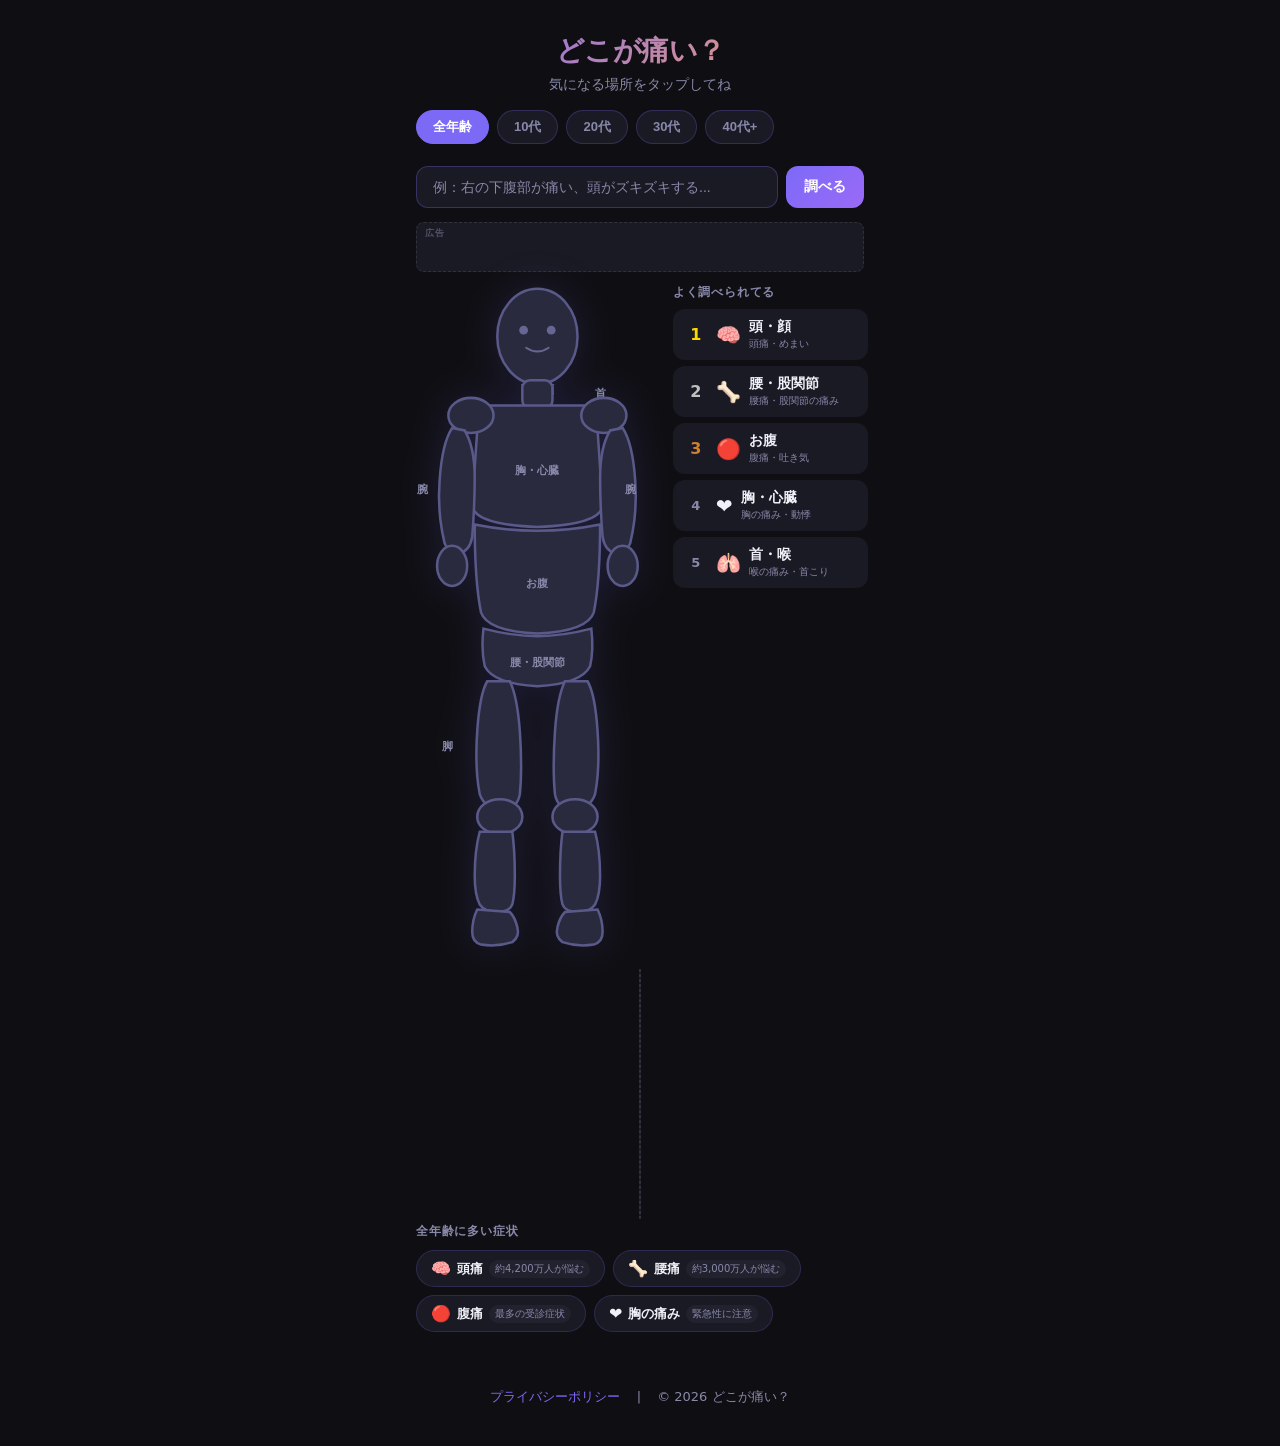
<file: index.html>
<!DOCTYPE html>
<html lang="ja">
<head>
  <meta charset="UTF-8">
  <meta name="viewport" content="width=device-width, initial-scale=1.0">

  <!-- SEO基本 -->
  <title>どこが痛い？症状チェッカー｜頭・お腹・胸など体の痛みを部位から調べる</title>
  <meta name="description" content="頭が痛い・お腹が痛い・胸が痛い…体の痛みを部位をタップするだけで簡単チェック。考えられる病気や病院に行く目安を分かりやすく解説。医師監修の症状チェッカー。">
  <meta name="keywords" content="症状チェッカー,体が痛い,頭が痛い,お腹が痛い,胸が痛い,腰が痛い,症状,病気,何科,病院">
  <link rel="canonical" href="https://tokagemusi42-stack.github.io/symptom-checker/">
  <meta name="google-site-verification" content="6lyMH8VMqzdjJY" />

  <!-- OGP（SNSシェア用） -->
  <meta property="og:type" content="website">
  <meta property="og:title" content="どこが痛い？症状チェッカー｜体の痛みを部位から調べる">
  <meta property="og:description" content="体の気になる場所をタップするだけで、考えられる病気や病院に行く目安が分かる症状チェッカー。">
  <meta property="og:url" content="https://tokagemusi42-stack.github.io/symptom-checker/">
  <meta property="og:locale" content="ja_JP">
  <meta name="twitter:card" content="summary">
  <meta name="twitter:title" content="どこが痛い？症状チェッカー">
  <meta name="twitter:description" content="体の痛みを部位から調べる症状チェッカー。頭・お腹・胸・腰など。">

  <!-- 構造化データ（MedicalWebPage） -->
  <script type="application/ld+json">
  {
    "@context": "https://schema.org",
    "@type": "MedicalWebPage",
    "name": "どこが痛い？症状チェッカー",
    "description": "体の痛みを部位から調べる症状チェッカー。頭・お腹・胸・腰など16部位に対応。考えられる病気や病院に行く目安を解説。",
    "url": "https://tokagemusi42-stack.github.io/symptom-checker/",
    "inLanguage": "ja",
    "audience": {
      "@type": "Patient"
    },
    "about": {
      "@type": "MedicalCondition",
      "name": "体の痛み・症状全般"
    }
  }
  </script>

  <link rel="icon" href="favicon.svg" type="image/svg+xml">
  <link rel="stylesheet" href="style.css">
</head>
<body>

  <div class="app">

    <header class="header">
      <h1>どこが痛い？</h1>
      <p>気になる場所をタップしてね</p>
    </header>

    <!-- 年齢タブ -->
    <div class="age-tabs">
      <button class="age-tab active" data-age="all">全年齢</button>
      <button class="age-tab" data-age="teen">10代</button>
      <button class="age-tab" data-age="twenty">20代</button>
      <button class="age-tab" data-age="thirty">30代</button>
      <button class="age-tab" data-age="forty">40代+</button>
    </div>

    <!-- 検索バー -->
    <div class="search-bar">
      <input type="text" id="searchInput" placeholder="例：右の下腹部が痛い、頭がズキズキする...">
      <button id="searchBtn">調べる</button>
    </div>

    <!-- 広告①：バナー（320×50） -->
    <div class="ad-slot ad-banner">
      <span class="ad-label">広告</span>
      <!-- Google AdSense などのコードをここに貼り付け -->
      <!-- <ins class="adsbygoogle" ...></ins> -->
    </div>

    <div class="content">

      <!-- 身体マップ -->
      <div class="body-map-wrapper">
        <svg class="body-svg" viewBox="0 0 200 540" xmlns="http://www.w3.org/2000/svg">

          <!-- 頭 -->
          <g class="body-part" data-part="head">
            <ellipse cx="100" cy="45" rx="32" ry="38" fill="var(--body-fill)" stroke="var(--body-stroke)" stroke-width="2"/>
            <circle cx="89" cy="40" r="3.5" fill="var(--face-detail)" opacity="0.6"/>
            <circle cx="111" cy="40" r="3.5" fill="var(--face-detail)" opacity="0.6"/>
            <path d="M91 54 Q100 60 109 54" fill="none" stroke="var(--face-detail)" stroke-width="1.5" stroke-linecap="round" opacity="0.6"/>
            <text class="body-label" x="100" y="90">頭・顔</text>
          </g>

          <!-- 首 -->
          <g class="body-part" data-part="neck">
            <!-- hit area -->
            <rect x="78" y="76" width="44" height="30" rx="6" fill="transparent" stroke="none"/>
            <rect x="88" y="80" width="24" height="22" rx="6" fill="var(--body-fill)" stroke="var(--body-stroke)" stroke-width="2"/>
            <text class="body-label" x="150" y="93">首</text>
          </g>

          <!-- 胴体（胸） -->
          <g class="body-part" data-part="chest">
            <path d="M62 100 Q55 104 52 120 L48 180 Q50 195 100 197 Q150 195 152 180 L148 120 Q145 104 138 100 Z" fill="var(--body-fill)" stroke="var(--body-stroke)" stroke-width="2"/>
            <text class="body-label" x="100" y="155">胸・心臓</text>
          </g>

          <!-- 肩（左） -->
          <g class="body-part" data-part="shoulder-left">
            <ellipse cx="47" cy="108" rx="18" ry="14" fill="var(--body-fill)" stroke="var(--body-stroke)" stroke-width="2"/>
          </g>

          <!-- 肩（右） -->
          <g class="body-part" data-part="shoulder-right">
            <ellipse cx="153" cy="108" rx="18" ry="14" fill="var(--body-fill)" stroke="var(--body-stroke)" stroke-width="2"/>
          </g>

          <!-- 腕（左） -->
          <g class="body-part" data-part="arm-left">
            <path d="M32 118 Q24 130 22 160 Q20 185 26 210 Q30 220 38 218 Q46 216 48 205 Q50 180 50 158 Q50 133 42 120 Z" fill="var(--body-fill)" stroke="var(--body-stroke)" stroke-width="2"/>
            <text class="body-label" x="8" y="170">腕</text>
          </g>

          <!-- 腕（右） -->
          <g class="body-part" data-part="arm-right">
            <path d="M168 118 Q176 130 178 160 Q180 185 174 210 Q170 220 162 218 Q154 216 152 205 Q150 180 150 158 Q150 133 158 120 Z" fill="var(--body-fill)" stroke="var(--body-stroke)" stroke-width="2"/>
            <text class="body-label" x="174" y="170">腕</text>
          </g>

          <!-- 手（左） -->
          <g class="body-part" data-part="hand-left">
            <!-- hit area -->
            <ellipse cx="32" cy="228" rx="22" ry="26" fill="transparent" stroke="none"/>
            <ellipse cx="32" cy="228" rx="12" ry="16" fill="var(--body-fill)" stroke="var(--body-stroke)" stroke-width="2"/>
          </g>

          <!-- 手（右） -->
          <g class="body-part" data-part="hand-right">
            <!-- hit area -->
            <ellipse cx="168" cy="228" rx="22" ry="26" fill="transparent" stroke="none"/>
            <ellipse cx="168" cy="228" rx="12" ry="16" fill="var(--body-fill)" stroke="var(--body-stroke)" stroke-width="2"/>
          </g>

          <!-- お腹 -->
          <g class="body-part" data-part="abdomen">
            <path d="M50 195 Q50 240 55 265 Q60 280 100 282 Q140 280 145 265 Q150 240 150 195 Q125 200 100 200 Q75 200 50 195 Z" fill="var(--body-fill)" stroke="var(--body-stroke)" stroke-width="2"/>
            <text class="body-label" x="100" y="245">お腹</text>
          </g>

          <!-- 腰・骨盤 -->
          <g class="body-part" data-part="lower-back">
            <path d="M57 278 Q55 295 58 308 Q65 322 100 324 Q135 322 142 308 Q145 295 143 278 Q120 284 100 284 Q80 284 57 278 Z" fill="var(--body-fill)" stroke="var(--body-stroke)" stroke-width="2"/>
            <text class="body-label" x="100" y="308">腰・股関節</text>
          </g>

          <!-- 太もも（左） -->
          <g class="body-part" data-part="thigh-left">
            <path d="M60 320 Q54 330 52 360 Q50 390 54 410 Q58 422 72 422 Q84 422 86 410 Q88 390 86 360 Q84 332 78 320 Z" fill="var(--body-fill)" stroke="var(--body-stroke)" stroke-width="2"/>
          </g>

          <!-- 太もも（右） -->
          <g class="body-part" data-part="thigh-right">
            <path d="M140 320 Q146 330 148 360 Q150 390 146 410 Q142 422 128 422 Q116 422 114 410 Q112 390 114 360 Q116 332 122 320 Z" fill="var(--body-fill)" stroke="var(--body-stroke)" stroke-width="2"/>
          </g>

          <!-- ひざ（左） -->
          <g class="body-part" data-part="knee-left">
            <!-- hit area -->
            <ellipse cx="70" cy="428" rx="26" ry="22" fill="transparent" stroke="none"/>
            <ellipse cx="70" cy="428" rx="18" ry="14" fill="var(--body-fill)" stroke="var(--body-stroke)" stroke-width="2"/>
          </g>

          <!-- ひざ（右） -->
          <g class="body-part" data-part="knee-right">
            <!-- hit area -->
            <ellipse cx="130" cy="428" rx="26" ry="22" fill="transparent" stroke="none"/>
            <ellipse cx="130" cy="428" rx="18" ry="14" fill="var(--body-fill)" stroke="var(--body-stroke)" stroke-width="2"/>
          </g>

          <!-- すね・ふくらはぎ（左） -->
          <g class="body-part" data-part="shin-left">
            <path d="M54 440 Q50 455 50 475 Q50 490 54 498 Q58 504 68 504 Q78 504 80 498 Q82 490 82 475 Q82 455 80 440 Z" fill="var(--body-fill)" stroke="var(--body-stroke)" stroke-width="2"/>
          </g>

          <!-- すね・ふくらはぎ（右） -->
          <g class="body-part" data-part="shin-right">
            <path d="M146 440 Q150 455 150 475 Q150 490 146 498 Q142 504 132 504 Q122 504 120 498 Q118 490 118 475 Q118 455 120 440 Z" fill="var(--body-fill)" stroke="var(--body-stroke)" stroke-width="2"/>
          </g>

          <!-- 足首・足（左） -->
          <g class="body-part" data-part="foot-left">
            <!-- hit area -->
            <ellipse cx="66" cy="517" rx="24" ry="18" fill="transparent" stroke="none"/>
            <path d="M52 502 Q48 510 48 520 Q48 528 55 530 Q68 532 80 528 Q86 524 84 516 Q82 508 78 504 Z" fill="var(--body-fill)" stroke="var(--body-stroke)" stroke-width="2"/>
          </g>

          <!-- 足首・足（右） -->
          <g class="body-part" data-part="foot-right">
            <!-- hit area -->
            <ellipse cx="134" cy="517" rx="24" ry="18" fill="transparent" stroke="none"/>
            <path d="M148 502 Q152 510 152 520 Q152 528 145 530 Q132 532 120 528 Q114 524 116 516 Q118 508 122 504 Z" fill="var(--body-fill)" stroke="var(--body-stroke)" stroke-width="2"/>
          </g>

          <!-- ラベル -->
          <text class="body-label" x="28" y="375">脚</text>

        </svg>

        <!-- ホバー時のツールチップ -->
        <div class="tooltip" id="tooltip">
          <div class="tooltip-title" id="tooltipTitle"></div>
          <div class="tooltip-list" id="tooltipList"></div>
          <button class="tooltip-btn" id="tooltipBtn">詳しく調べる →</button>
        </div>
      </div>

      <!-- サイドランキング -->
      <div class="side-ranking">
        <div class="section-title">よく調べられてる</div>
        <div class="ranking-list" id="rankingList"></div>
      </div>

      <!-- 詳細パネル -->
      <div class="detail-panel" id="detailPanel">
        <div class="panel-header">
          <span class="panel-icon" id="panelIcon"></span>
          <h2 id="panelTitle"></h2>
          <button class="panel-close" id="panelClose">✕</button>
        </div>
        <div class="panel-supervised">
          <span class="supervised-badge">👨‍⚕️ 医師監修</span>
          <span class="supervised-note">掲載情報は一般的な医学知識に基づくものです</span>
        </div>
        <div class="panel-body">
          <p class="panel-desc" id="panelDesc"></p>
          <div class="symptoms-grid" id="symptomsGrid"></div>
          <!-- 広告③：詳細パネル内バナー -->
          <div class="ad-slot ad-panel">
            <span class="ad-label">広告</span>
            <!-- Google AdSense などのコードをここに貼り付け -->
          </div>

          <div class="disclaimer">
            ⚠️ このサイトは医療診断ではありません。症状が続く場合は医療機関を受診してください。
          </div>
        </div>
      </div>

    </div>

    <!-- 広告②：レクタングル（300×250） -->
    <div class="ad-slot ad-rect">
      <span class="ad-label">広告</span>
      <!-- Google AdSense などのコードをここに貼り付け -->
      <!-- <ins class="adsbygoogle" ...></ins> -->
    </div>

    <!-- 年齢別おすすめ -->
    <div class="stats-section">
      <div class="age-recommend" id="ageRecommend">
        <div class="section-title">
          <span id="ageRecommendTitle">この年代に多い症状</span>
        </div>
        <div class="recommend-chips" id="recommendChips"></div>
      </div>
    </div>


  </div>

  <footer style="text-align:center; padding: 24px 16px 40px; font-size:13px; color:#8888aa;">
    <a href="privacy.html" style="color:#7c6af7; text-decoration:none;">プライバシーポリシー</a>
    <span style="margin: 0 12px;">|</span>
    <span>© 2026 どこが痛い？</span>
  </footer>

  <script src="app.js"></script>
</body>
</html>
</file>
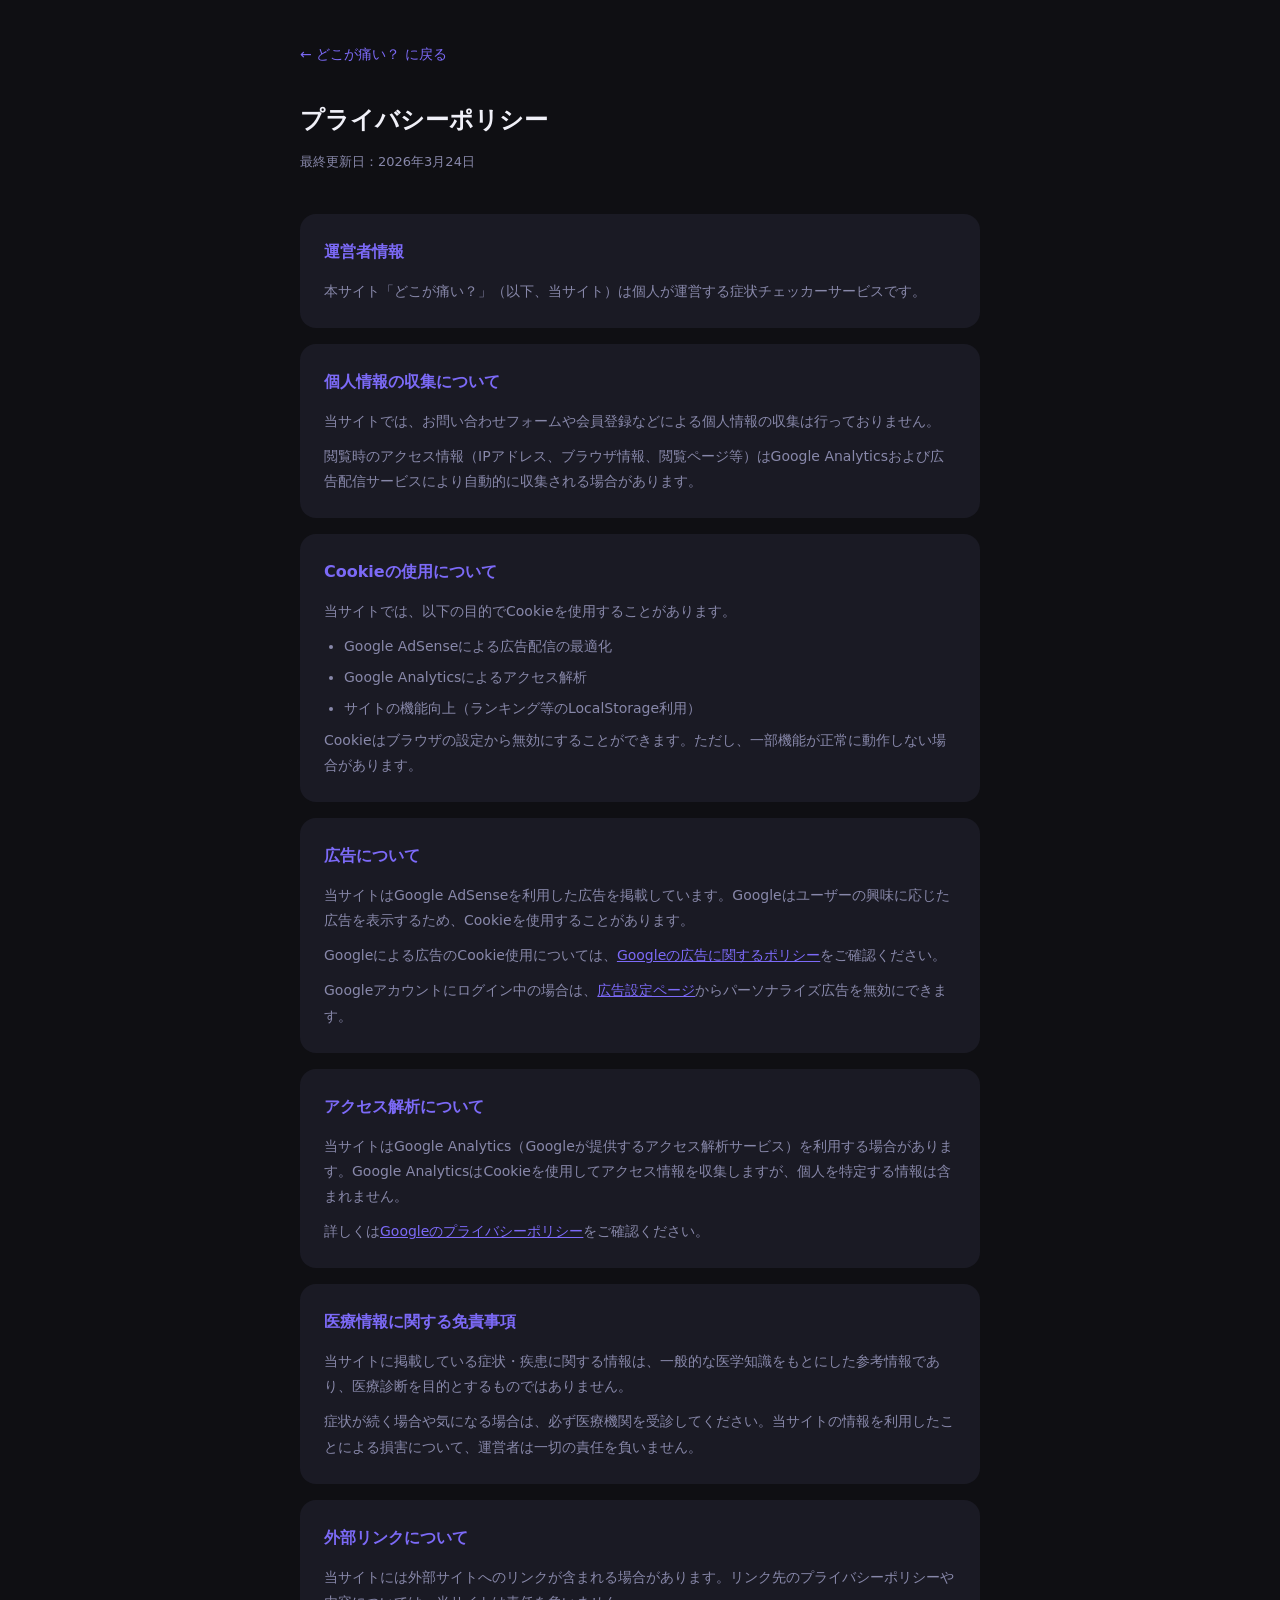
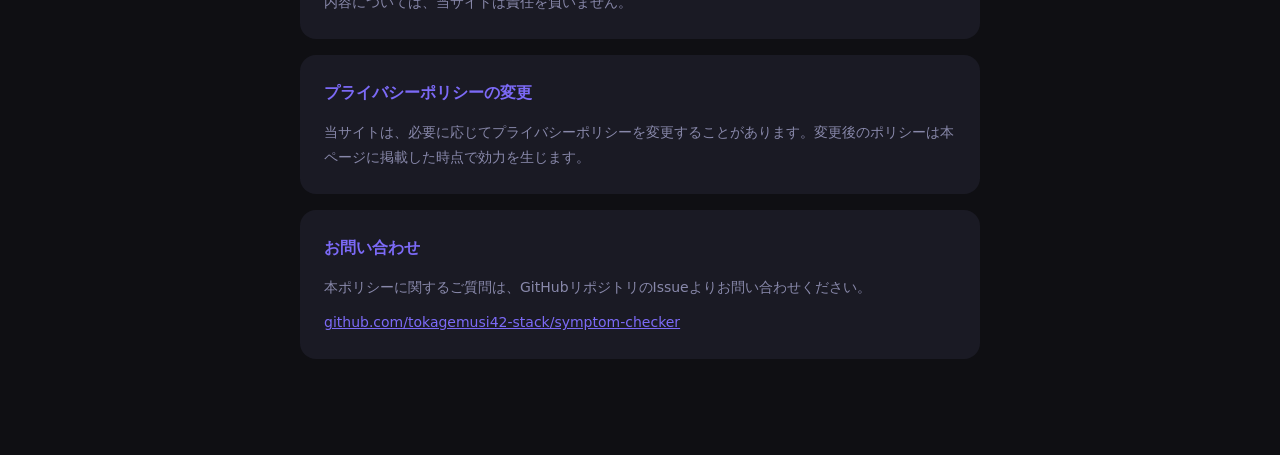
<file: privacy.html>
<!DOCTYPE html>
<html lang="ja">
<head>
  <meta charset="UTF-8">
  <meta name="viewport" content="width=device-width, initial-scale=1.0">
  <title>プライバシーポリシー - どこが痛い？</title>
  <style>
    *, *::before, *::after { box-sizing: border-box; margin: 0; padding: 0; }
    :root {
      --bg: #0f0f13;
      --surface: #1a1a24;
      --accent: #7c6af7;
      --text: #f0f0f8;
      --text-sub: #8888aa;
      --radius: 16px;
    }
    body {
      font-family: 'Hiragino Sans', 'Yu Gothic UI', system-ui, sans-serif;
      background: var(--bg);
      color: var(--text);
      min-height: 100vh;
      line-height: 1.8;
    }
    .container {
      max-width: 720px;
      margin: 0 auto;
      padding: 40px 20px 80px;
    }
    .back-link {
      display: inline-flex;
      align-items: center;
      gap: 6px;
      color: var(--accent);
      text-decoration: none;
      font-size: 14px;
      margin-bottom: 32px;
    }
    .back-link:hover { opacity: 0.8; }
    h1 {
      font-size: 24px;
      font-weight: 700;
      margin-bottom: 8px;
    }
    .updated {
      font-size: 13px;
      color: var(--text-sub);
      margin-bottom: 40px;
    }
    section {
      background: var(--surface);
      border-radius: var(--radius);
      padding: 24px;
      margin-bottom: 16px;
    }
    h2 {
      font-size: 16px;
      font-weight: 700;
      color: var(--accent);
      margin-bottom: 12px;
    }
    p {
      font-size: 14px;
      color: var(--text-sub);
      margin-bottom: 10px;
    }
    p:last-child { margin-bottom: 0; }
    ul {
      padding-left: 20px;
      font-size: 14px;
      color: var(--text-sub);
    }
    li { margin-bottom: 6px; }
    a { color: var(--accent); }
  </style>
</head>
<body>
  <div class="container">
    <a class="back-link" href="index.html">← どこが痛い？ に戻る</a>

    <h1>プライバシーポリシー</h1>
    <p class="updated">最終更新日：2026年3月24日</p>

    <section>
      <h2>運営者情報</h2>
      <p>本サイト「どこが痛い？」（以下、当サイト）は個人が運営する症状チェッカーサービスです。</p>
    </section>

    <section>
      <h2>個人情報の収集について</h2>
      <p>当サイトでは、お問い合わせフォームや会員登録などによる個人情報の収集は行っておりません。</p>
      <p>閲覧時のアクセス情報（IPアドレス、ブラウザ情報、閲覧ページ等）はGoogle Analyticsおよび広告配信サービスにより自動的に収集される場合があります。</p>
    </section>

    <section>
      <h2>Cookieの使用について</h2>
      <p>当サイトでは、以下の目的でCookieを使用することがあります。</p>
      <ul>
        <li>Google AdSenseによる広告配信の最適化</li>
        <li>Google Analyticsによるアクセス解析</li>
        <li>サイトの機能向上（ランキング等のLocalStorage利用）</li>
      </ul>
      <p>Cookieはブラウザの設定から無効にすることができます。ただし、一部機能が正常に動作しない場合があります。</p>
    </section>

    <section>
      <h2>広告について</h2>
      <p>当サイトはGoogle AdSenseを利用した広告を掲載しています。Googleはユーザーの興味に応じた広告を表示するため、Cookieを使用することがあります。</p>
      <p>Googleによる広告のCookie使用については、<a href="https://policies.google.com/technologies/ads" target="_blank" rel="noopener">Googleの広告に関するポリシー</a>をご確認ください。</p>
      <p>Googleアカウントにログイン中の場合は、<a href="https://adssettings.google.com/" target="_blank" rel="noopener">広告設定ページ</a>からパーソナライズ広告を無効にできます。</p>
    </section>

    <section>
      <h2>アクセス解析について</h2>
      <p>当サイトはGoogle Analytics（Googleが提供するアクセス解析サービス）を利用する場合があります。Google AnalyticsはCookieを使用してアクセス情報を収集しますが、個人を特定する情報は含まれません。</p>
      <p>詳しくは<a href="https://policies.google.com/privacy" target="_blank" rel="noopener">Googleのプライバシーポリシー</a>をご確認ください。</p>
    </section>

    <section>
      <h2>医療情報に関する免責事項</h2>
      <p>当サイトに掲載している症状・疾患に関する情報は、一般的な医学知識をもとにした参考情報であり、医療診断を目的とするものではありません。</p>
      <p>症状が続く場合や気になる場合は、必ず医療機関を受診してください。当サイトの情報を利用したことによる損害について、運営者は一切の責任を負いません。</p>
    </section>

    <section>
      <h2>外部リンクについて</h2>
      <p>当サイトには外部サイトへのリンクが含まれる場合があります。リンク先のプライバシーポリシーや内容については、当サイトは責任を負いません。</p>
    </section>

    <section>
      <h2>プライバシーポリシーの変更</h2>
      <p>当サイトは、必要に応じてプライバシーポリシーを変更することがあります。変更後のポリシーは本ページに掲載した時点で効力を生じます。</p>
    </section>

    <section>
      <h2>お問い合わせ</h2>
      <p>本ポリシーに関するご質問は、GitHubリポジトリのIssueよりお問い合わせください。</p>
      <p><a href="https://github.com/tokagemusi42-stack/symptom-checker/issues" target="_blank" rel="noopener">github.com/tokagemusi42-stack/symptom-checker</a></p>
    </section>
  </div>
</body>
</html>
</file>
<file: style.css>
/* ===== Reset & Variables ===== */
*, *::before, *::after { box-sizing: border-box; margin: 0; padding: 0; }

:root {
  --bg: #0f0f13;
  --surface: #1a1a24;
  --surface2: #22222f;
  --accent: #7c6af7;
  --accent2: #f7a06a;
  --text: #f0f0f8;
  --text-sub: #8888aa;
  --body-fill: #2a2a3e;
  --body-stroke: #5a5a8a;
  --body-hover: #4a4a7a;
  --body-active: #7c6af7;
  --face-detail: #9090cc;
  --radius: 16px;
  --shadow: 0 8px 32px rgba(0,0,0,0.4);
}

body {
  font-family: 'Hiragino Sans', 'Yu Gothic UI', system-ui, sans-serif;
  background: var(--bg);
  color: var(--text);
  min-height: 100vh;
  overflow-x: hidden;
}

/* ===== App Layout ===== */
.app {
  max-width: 480px;
  margin: 0 auto;
  min-height: 100vh;
  display: flex;
  flex-direction: column;
  padding-bottom: 24px;
}

/* ===== Header ===== */
.header {
  text-align: center;
  padding: 32px 20px 16px;
}

.header h1 {
  font-size: 28px;
  font-weight: 800;
  background: linear-gradient(135deg, var(--accent), var(--accent2));
  -webkit-background-clip: text;
  -webkit-text-fill-color: transparent;
  background-clip: text;
  letter-spacing: -0.5px;
}

.header p {
  color: var(--text-sub);
  font-size: 14px;
  margin-top: 6px;
}

/* ===== Content Area ===== */
.content {
  flex: 1;
  display: flex;
  flex-direction: row;
  justify-content: center;
  align-items: flex-start;
  padding: 0 12px;
  gap: 10px;
  position: relative;
}

/* ===== Body SVG ===== */
.body-map-wrapper {
  position: relative;
  flex: 0 0 auto;
  width: 55%;
  max-width: 300px;
}

/* ===== Side Ranking ===== */
.side-ranking {
  flex: 1;
  min-width: 0;
  padding-top: 4px;
}

.side-ranking .section-title {
  margin-bottom: 8px;
}

.side-ranking .ranking-item {
  padding: 8px 10px;
  gap: 8px;
}

.side-ranking .rank-bar-wrap {
  display: none;
}

.side-ranking .rank-sub {
  font-size: 10px;
}

.body-svg {
  width: 100%;
  height: auto;
  filter: drop-shadow(0 0 20px rgba(124, 106, 247, 0.15));
}

.body-part {
  cursor: pointer;
  transition: all 0.2s ease;
  touch-action: manipulation;
}

.body-part * {
  transition: fill 0.2s ease, stroke 0.2s ease;
}

.body-part:hover ellipse,
.body-part:hover rect,
.body-part:hover path {
  fill: var(--body-hover);
  stroke: var(--accent);
  stroke-width: 2.5;
  filter: drop-shadow(0 0 8px rgba(124, 106, 247, 0.6));
}

.body-part.active ellipse,
.body-part.active rect,
.body-part.active path {
  fill: rgba(124, 106, 247, 0.3);
  stroke: var(--accent);
  stroke-width: 3;
}

.body-label {
  font-size: 9px;
  fill: var(--text-sub);
  text-anchor: middle;
  pointer-events: none;
  font-weight: 600;
}

/* ===== Tooltip ===== */
.tooltip {
  display: none;
  position: absolute;
  background: var(--surface2);
  border: 1px solid rgba(124, 106, 247, 0.4);
  border-radius: 12px;
  padding: 14px;
  width: 200px;
  box-shadow: var(--shadow);
  z-index: 100;
  pointer-events: none;
  animation: fadeIn 0.15s ease;
}

.tooltip.visible {
  display: block;
  pointer-events: auto;
}

.tooltip-title {
  font-size: 14px;
  font-weight: 700;
  color: var(--accent);
  margin-bottom: 8px;
}

.tooltip-list {
  font-size: 12px;
  color: var(--text-sub);
  line-height: 1.8;
}

.tooltip-btn {
  margin-top: 10px;
  width: 100%;
  padding: 7px;
  background: var(--accent);
  color: white;
  border: none;
  border-radius: 8px;
  font-size: 12px;
  font-weight: 600;
  cursor: pointer;
  transition: opacity 0.2s;
}

.tooltip-btn:hover { opacity: 0.85; }

/* ===== Detail Panel ===== */
.detail-panel {
  display: none;
  position: fixed;
  bottom: 0;
  left: 50%;
  transform: translateX(-50%);
  width: 100%;
  max-width: 480px;
  background: var(--surface);
  border-radius: 24px 24px 0 0;
  border-top: 1px solid rgba(124, 106, 247, 0.3);
  box-shadow: 0 -8px 40px rgba(0,0,0,0.5);
  z-index: 200;
  animation: slideUp 0.3s ease;
  max-height: 70vh;
  overflow-y: auto;
}

.detail-panel.visible { display: block; }

.panel-header {
  display: flex;
  align-items: center;
  gap: 10px;
  padding: 20px 20px 12px;
  position: sticky;
  top: 0;
  background: var(--surface);
  border-bottom: 1px solid rgba(255,255,255,0.06);
}

.panel-icon { font-size: 24px; }

.panel-header h2 {
  flex: 1;
  font-size: 18px;
  font-weight: 700;
}

.panel-close {
  background: var(--surface2);
  border: none;
  color: var(--text-sub);
  width: 30px;
  height: 30px;
  border-radius: 50%;
  cursor: pointer;
  font-size: 14px;
  display: flex;
  align-items: center;
  justify-content: center;
}

.panel-body { padding: 16px 20px 32px; }

.panel-desc {
  font-size: 13px;
  color: var(--text-sub);
  margin-bottom: 16px;
  line-height: 1.6;
}

.symptoms-grid {
  display: flex;
  flex-direction: column;
}

/* ===== Supervised Badge ===== */
.panel-supervised {
  display: flex;
  align-items: center;
  gap: 8px;
  padding: 6px 20px 10px;
  flex-wrap: wrap;
}
.supervised-badge {
  font-size: 11px;
  font-weight: 700;
  background: rgba(124,106,247,0.15);
  color: var(--accent);
  padding: 3px 10px;
  border-radius: 20px;
  border: 1px solid rgba(124,106,247,0.3);
}
.supervised-note {
  font-size: 10px;
  color: var(--text-sub);
}

/* ===== Symptom Section Label ===== */
.symptom-section-label {
  font-size: 11px;
  font-weight: 700;
  color: var(--text-sub);
  text-transform: uppercase;
  letter-spacing: 0.6px;
  padding: 4px 0 6px;
  border-bottom: 1px solid rgba(255,255,255,0.06);
  margin-bottom: 8px;
  margin-top: 4px;
}
.symptom-section-label.urgent-label {
  color: #f7706a;
}

/* ===== Symptom Cards ===== */
.symptom-card {
  background: var(--surface2);
  border-radius: 12px;
  padding: 14px 16px;
  border-left: 3px solid var(--accent);
  transition: transform 0.2s;
  margin-bottom: 8px;
}
.symptom-card:last-child { margin-bottom: 0; }
.symptom-card:hover { transform: translateX(3px); }
.symptom-card.warning { border-left-color: #f7706a; }
.symptom-card.mild { border-left-color: #6af7a0; }

.symptom-card-header {
  display: flex;
  align-items: center;
  gap: 8px;
  margin-bottom: 6px;
}
.symptom-num {
  flex-shrink: 0;
  width: 20px;
  height: 20px;
  border-radius: 50%;
  background: rgba(124,106,247,0.2);
  color: var(--accent);
  font-size: 10px;
  font-weight: 800;
  display: flex;
  align-items: center;
  justify-content: center;
}
.symptom-card.warning .symptom-num {
  background: rgba(247,112,106,0.2);
  color: #f7706a;
}

.symptom-name {
  font-size: 14px;
  font-weight: 700;
  flex: 1;
}

.symptom-desc {
  font-size: 12px;
  color: var(--text-sub);
  line-height: 1.55;
  padding-left: 28px;
}

.symptom-tag {
  flex-shrink: 0;
  font-size: 10px;
  padding: 2px 8px;
  border-radius: 20px;
  font-weight: 600;
  white-space: nowrap;
}

.tag-urgent { background: rgba(247,112,106,0.2); color: #f7a09a; }
.tag-mild { background: rgba(106,247,160,0.2); color: #80f7b0; }
.tag-common { background: rgba(124,106,247,0.2); color: #b0a0f7; }

/* ===== Detail Expand ===== */
.detail-toggle-btn {
  margin-top: 8px;
  background: none;
  border: 1px solid rgba(124,106,247,0.35);
  border-radius: 6px;
  color: var(--accent);
  font-size: 11px;
  font-weight: 700;
  padding: 4px 12px;
  cursor: pointer;
  transition: all 0.2s;
  display: block;
}
.detail-toggle-btn:hover {
  background: rgba(124,106,247,0.12);
}

.symptom-detail-expand {
  display: none;
  margin-top: 10px;
  padding-top: 10px;
  border-top: 1px solid rgba(255,255,255,0.07);
}
.symptom-detail-expand.open {
  display: block;
}

.detail-row {
  display: flex;
  gap: 10px;
  margin-bottom: 8px;
  font-size: 12px;
  line-height: 1.55;
  align-items: flex-start;
}
.detail-row:last-child { margin-bottom: 0; }

.detail-label {
  flex-shrink: 0;
  font-weight: 700;
  color: var(--accent2);
  width: 90px;
  font-size: 11px;
}
.detail-val {
  color: var(--text-sub);
}

.disclaimer {
  margin-top: 20px;
  padding: 12px 14px;
  background: rgba(247,160,106,0.1);
  border-radius: 10px;
  font-size: 11px;
  color: var(--accent2);
  line-height: 1.5;
}

/* ===== Search Bar ===== */
.search-bar {
  padding: 10px 16px 8px;
  display: flex;
  gap: 8px;
}

.search-bar input {
  flex: 1;
  background: var(--surface);
  border: 1px solid rgba(124,106,247,0.3);
  border-radius: 12px;
  padding: 12px 16px;
  color: var(--text);
  font-size: 14px;
  outline: none;
  transition: border-color 0.2s;
}

.search-bar input:focus {
  border-color: var(--accent);
}

.search-bar input::placeholder { color: var(--text-sub); }

.search-bar button {
  background: linear-gradient(135deg, var(--accent), #9a6af7);
  border: none;
  border-radius: 12px;
  padding: 12px 18px;
  color: white;
  font-size: 14px;
  font-weight: 700;
  cursor: pointer;
  white-space: nowrap;
  transition: opacity 0.2s;
}

.search-bar button:hover { opacity: 0.85; }

/* ===== Ad Slots ===== */
.ad-slot {
  position: relative;
  display: flex;
  align-items: center;
  justify-content: center;
  background: var(--surface);
  border: 1px dashed rgba(255,255,255,0.1);
  border-radius: 8px;
  margin: 0 16px;
  overflow: hidden;
}

.ad-label {
  position: absolute;
  top: 4px;
  left: 8px;
  font-size: 9px;
  color: var(--text-sub);
  opacity: 0.5;
  pointer-events: none;
  font-weight: 600;
  letter-spacing: 0.5px;
}

/* バナー広告（320×50） */
.ad-banner {
  height: 50px;
  margin: 6px 16px 8px;
}

/* レクタングル広告（300×250） */
.ad-rect {
  height: 250px;
  max-width: 300px;
  margin: 8px auto 4px;
}

/* 詳細パネル内バナー */
.ad-panel {
  height: 60px;
  margin: 12px 0;
  border-radius: 8px;
}

/* ===== Age Tabs ===== */
.age-tabs {
  display: flex;
  gap: 8px;
  padding: 0 16px 12px;
  overflow-x: auto;
  scrollbar-width: none;
}
.age-tabs::-webkit-scrollbar { display: none; }

.age-tab {
  flex-shrink: 0;
  padding: 7px 16px;
  border-radius: 20px;
  border: 1px solid rgba(124,106,247,0.25);
  background: var(--surface);
  color: var(--text-sub);
  font-size: 13px;
  font-weight: 600;
  cursor: pointer;
  transition: all 0.2s;
}
.age-tab.active {
  background: var(--accent);
  color: white;
  border-color: var(--accent);
}
.age-tab:hover:not(.active) {
  border-color: var(--accent);
  color: var(--text);
}

/* ===== Stats Section ===== */
.stats-section {
  padding: 0 16px;
  display: flex;
  flex-direction: column;
  gap: 16px;
  margin-bottom: 8px;
}

.section-title {
  font-size: 12px;
  font-weight: 700;
  color: var(--text-sub);
  text-transform: uppercase;
  letter-spacing: 0.8px;
  margin-bottom: 10px;
}

/* 年齢別おすすめチップ */
.recommend-chips {
  display: flex;
  flex-wrap: wrap;
  gap: 8px;
}

.recommend-chip {
  display: flex;
  align-items: center;
  gap: 6px;
  padding: 8px 14px;
  background: var(--surface);
  border: 1px solid rgba(124,106,247,0.2);
  border-radius: 20px;
  font-size: 13px;
  cursor: pointer;
  transition: all 0.2s;
}
.recommend-chip:hover {
  background: rgba(124,106,247,0.15);
  border-color: var(--accent);
}
.recommend-chip .chip-icon { font-size: 16px; }
.recommend-chip .chip-label { font-weight: 600; color: var(--text); }
.recommend-chip .chip-count {
  font-size: 10px;
  color: var(--text-sub);
  background: var(--surface2);
  padding: 2px 6px;
  border-radius: 10px;
}

/* ランキング */
.ranking-list {
  display: flex;
  flex-direction: column;
  gap: 6px;
}

.ranking-item {
  display: flex;
  align-items: center;
  gap: 12px;
  padding: 10px 14px;
  background: var(--surface);
  border-radius: 12px;
  cursor: pointer;
  transition: all 0.2s;
  border: 1px solid transparent;
}
.ranking-item:hover {
  border-color: rgba(124,106,247,0.3);
  transform: translateX(3px);
}

.rank-num {
  font-size: 16px;
  font-weight: 800;
  width: 24px;
  text-align: center;
}
.rank-1 { color: #FFD700; }
.rank-2 { color: #C0C0C0; }
.rank-3 { color: #CD7F32; }
.rank-other { color: var(--text-sub); font-size: 13px; }

.rank-icon { font-size: 20px; }
.rank-info { flex: 1; }
.rank-name { font-size: 14px; font-weight: 600; }
.rank-sub { font-size: 11px; color: var(--text-sub); margin-top: 1px; }

.rank-bar-wrap {
  width: 60px;
  display: flex;
  flex-direction: column;
  align-items: flex-end;
  gap: 3px;
}
.rank-count { font-size: 11px; color: var(--text-sub); font-weight: 600; }
.rank-bar {
  height: 4px;
  background: rgba(124,106,247,0.2);
  border-radius: 2px;
  width: 100%;
  overflow: hidden;
}
.rank-bar-fill {
  height: 100%;
  background: linear-gradient(90deg, var(--accent), #9a6af7);
  border-radius: 2px;
  transition: width 0.6s ease;
}

/* ===== Animations ===== */
@keyframes fadeIn {
  from { opacity: 0; transform: scale(0.95); }
  to { opacity: 1; transform: scale(1); }
}

@keyframes slideUp {
  from { transform: translateX(-50%) translateY(100%); }
  to { transform: translateX(-50%) translateY(0); }
}
</file>
